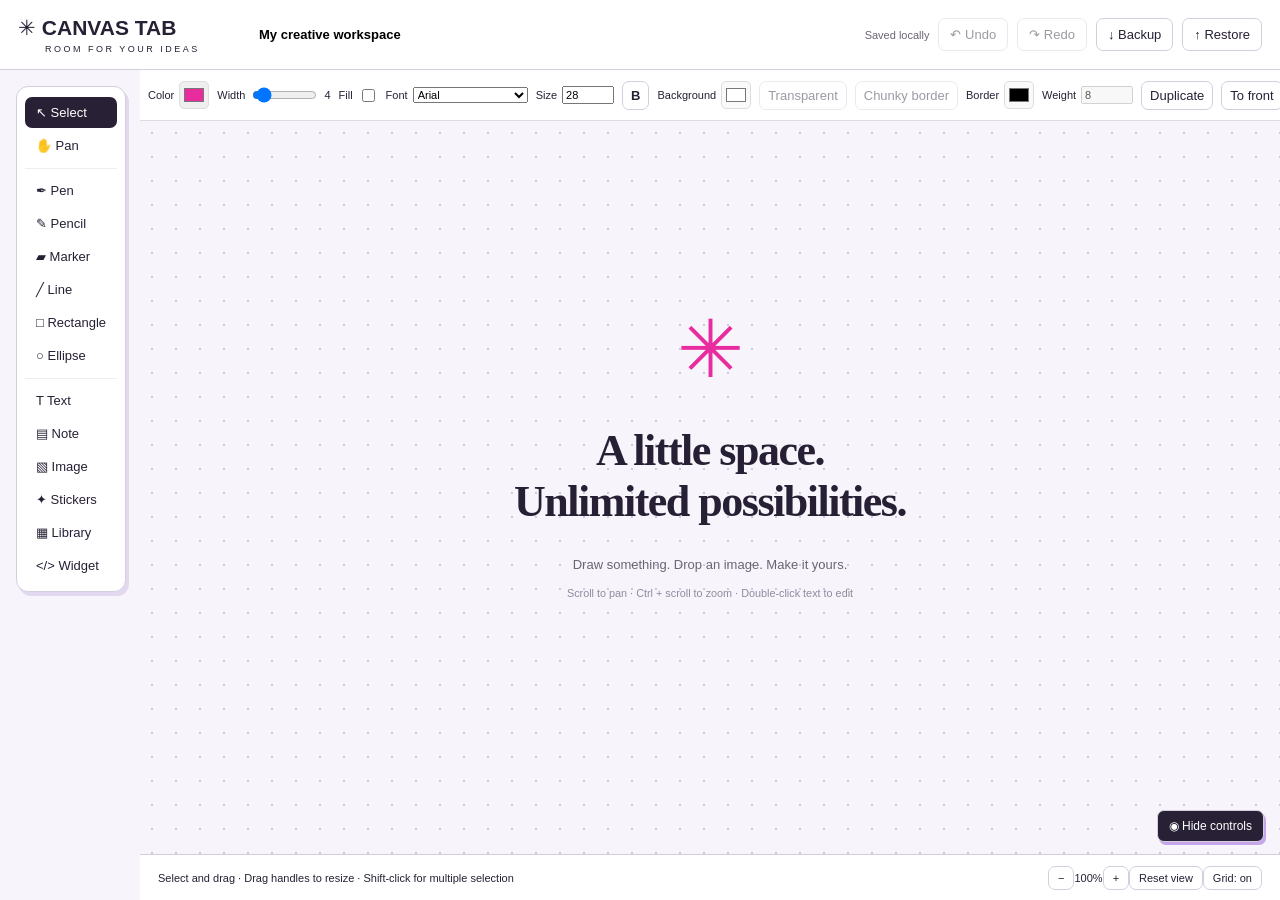
<file: index.html>
<!doctype html><html><head><meta charset="utf-8"><meta name="viewport" content="width=device-width,initial-scale=1"><title>Canvas Tab</title><link rel="stylesheet" href="style.css"></head><body><button id="toggleEditor" aria-label="Hide editor controls" aria-pressed="false" title="Toggle editor controls (Ctrl+Shift+H)">◉ Hide controls</button>
<header><div class="brand">✳ <b>CANVAS TAB</b><small>ROOM FOR YOUR IDEAS</small></div><input id="title" value="My creative workspace" aria-label="Board name"><span id="status">Ready</span><button id="undo" title="Ctrl+Z">↶ Undo</button><button id="redo">↷ Redo</button><button id="export">↓ Backup</button><button id="import">↑ Restore</button></header>
<aside><button data-tool="select" class="active">↖ Select</button><button data-tool="hand">✋ Pan</button><hr><button data-tool="pen">✒ Pen</button><button data-tool="pencil">✎ Pencil</button><button data-tool="marker">▰ Marker</button><button data-tool="line">╱ Line</button><button data-tool="rectangle">□ Rectangle</button><button data-tool="ellipse">○ Ellipse</button><hr><button id="text">T Text</button><button id="note">▤ Note</button><button id="image">▧ Image</button><button id="stickers">✦ Stickers</button><button id="library">▦ Library</button><button id="widget">&lt;/&gt; Widget</button></aside>
<section id="properties"><label>Color <input id="color" type="color" value="#e82b9d"></label><label>Width <input id="thickness" type="range" min="1" max="48" value="4"><output id="widthLabel">4</output></label><label>Fill <input id="fill" type="checkbox"></label><label>Font <select id="font"><option>Arial</option><option>Georgia</option><option>Verdana</option><option>Courier New</option><option>Trebuchet MS</option><option>Impact</option><option>Comic Sans MS</option></select></label><label>Size <input id="fontSize" type="number" min="8" max="300" value="28"></label><button id="bold"><b>B</b></button><label>Background <input id="moduleBg" type="color" value="#ffffff"></label><button id="clearModuleBg">Transparent</button><button id="imageBorder" aria-pressed="false" title="Apply to selected images, text, and notes">Chunky border</button><label>Border <input id="borderColor" type="color" value="#000000"></label><label>Weight <input id="borderWidth" type="number" min="2" max="32" value="8"></label><button id="duplicate">Duplicate</button><button id="front">To front</button><button id="back">To back</button><button id="edit">Edit</button><button id="delete">Delete</button><label>Board <input id="bg" type="color" value="#f7f5fb"></label></section>
<main id="viewport"><div id="world"></div><div id="empty"><span>✳</span><h1>A little space.<br>Unlimited possibilities.</h1><p>Draw something. Drop an image. Make it yours.</p><small>Scroll to pan · Ctrl + scroll to zoom · Double-click text to edit</small></div></main>
<footer><span id="hint">Select and drag · Drag handles to resize · Shift-click for multiple selection</span><div><button id="zoomOut">−</button><span id="zoom">100%</span><button id="zoomIn">+</button><button id="home">Reset view</button><button id="grid">Grid: on</button></div></footer>
<input id="files" type="file" accept="image/*" multiple hidden><input id="restoreFile" type="file" accept="application/json" hidden>
<dialog id="stickerDialog"><div class="dialogHead"><h2>Sticker drawer</h2><button data-close>×</button></div><input id="stickerSearch" placeholder="Search stars, hearts, animals…"><div id="stickerGrid"></div><p>Or upload your own transparent PNG, SVG, WebP, or GIF.</p><button id="uploadSticker">Upload stickers</button></dialog>
<dialog id="widgetDialog"><div class="dialogHead"><h2>Build a little widget</h2><button data-close>×</button></div><p>Self-contained HTML, CSS and JavaScript. Widgets run in an isolated sandbox.</p><label>HTML<textarea id="htmlCode" spellcheck="false"></textarea></label><label>CSS<textarea id="cssCode" spellcheck="false"></textarea></label><label>JavaScript<textarea id="jsCode" spellcheck="false"></textarea></label><button id="saveWidget">Add widget</button></dialog>
<dialog id="libraryDialog"><div class="dialogHead"><h2>Widget library</h2><button data-close>×</button></div><p>Ready-made containers. Every widget can be moved, resized, and duplicated.</p><div class="libraryCards"><button id="addActivity"><strong>▦ Activity tracker</strong><span>Count daily activities, rename labels, upload icons, and export or restore your tracker.</span></button><button id="addPlaylist"><strong>♫ Audio playlist</strong><span>Upload MP3 or WAV files. Play, seek, skip, and loop.</span></button><button id="addBookmarks"><strong>↗ Bookmarks &amp; links</strong><span>Your favorite sites with custom names and editable URLs.</span></button><button id="addChecklist"><strong>☑ Checklist</strong><span>A little list with editable tasks and saved checkboxes.</span></button><button id="addGallery"><strong>▧ Image gallery</strong><span>A slideshow container for your pictures.</span></button></div></dialog><input id="audioFiles" type="file" accept=".mp3,.wav,audio/mpeg,audio/wav,audio/x-wav" multiple hidden><input id="galleryFiles" type="file" accept="image/*" multiple hidden><script src="library.js"></script><script src="app.js"></script></body></html>
</file>
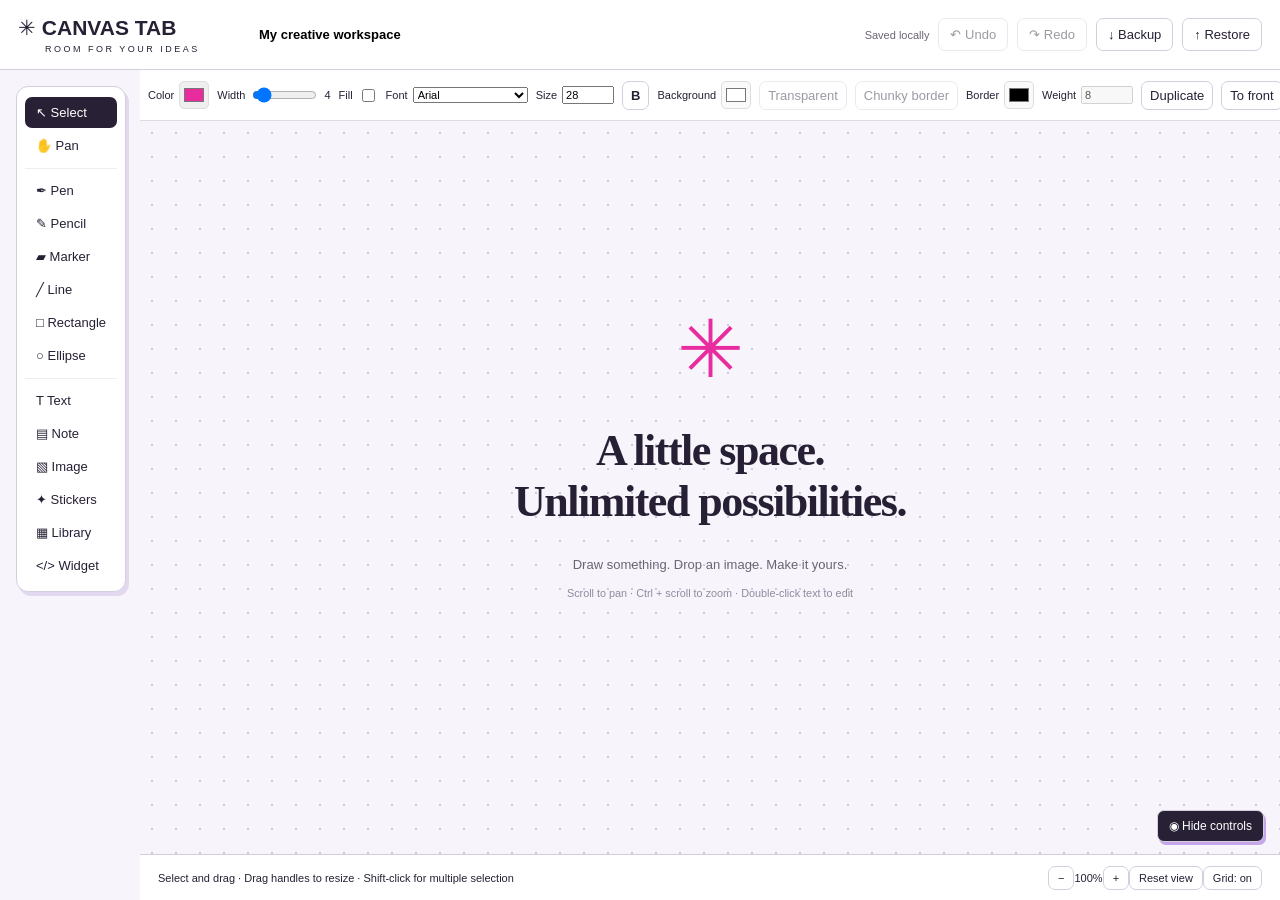
<file: canvas-tab/index.html>
<!doctype html><html><head><meta charset="utf-8"><meta name="viewport" content="width=device-width,initial-scale=1"><title>Canvas Tab</title><link rel="stylesheet" href="style.css"></head><body><button id="toggleEditor" aria-label="Hide editor controls" aria-pressed="false" title="Toggle editor controls (Ctrl+Shift+H)">◉ Hide controls</button>
<header><div class="brand">✳ <b>CANVAS TAB</b><small>ROOM FOR YOUR IDEAS</small></div><input id="title" value="My creative workspace" aria-label="Board name"><span id="status">Ready</span><button id="undo" title="Ctrl+Z">↶ Undo</button><button id="redo">↷ Redo</button><button id="export">↓ Backup</button><button id="import">↑ Restore</button></header>
<aside><button data-tool="select" class="active">↖ Select</button><button data-tool="hand">✋ Pan</button><hr><button data-tool="pen">✒ Pen</button><button data-tool="pencil">✎ Pencil</button><button data-tool="marker">▰ Marker</button><button data-tool="line">╱ Line</button><button data-tool="rectangle">□ Rectangle</button><button data-tool="ellipse">○ Ellipse</button><hr><button id="text">T Text</button><button id="note">▤ Note</button><button id="image">▧ Image</button><button id="stickers">✦ Stickers</button><button id="library">▦ Library</button><button id="widget">&lt;/&gt; Widget</button></aside>
<section id="properties"><label>Color <input id="color" type="color" value="#e82b9d"></label><label>Width <input id="thickness" type="range" min="1" max="48" value="4"><output id="widthLabel">4</output></label><label>Fill <input id="fill" type="checkbox"></label><label>Font <select id="font"><option>Arial</option><option>Georgia</option><option>Verdana</option><option>Courier New</option><option>Trebuchet MS</option><option>Impact</option><option>Comic Sans MS</option></select></label><label>Size <input id="fontSize" type="number" min="8" max="300" value="28"></label><button id="bold"><b>B</b></button><label>Background <input id="moduleBg" type="color" value="#ffffff"></label><button id="clearModuleBg">Transparent</button><button id="imageBorder" aria-pressed="false" title="Apply to selected images, text, and notes">Chunky border</button><label>Border <input id="borderColor" type="color" value="#000000"></label><label>Weight <input id="borderWidth" type="number" min="2" max="32" value="8"></label><button id="duplicate">Duplicate</button><button id="front">To front</button><button id="back">To back</button><button id="edit">Edit</button><button id="delete">Delete</button><label>Board <input id="bg" type="color" value="#f7f5fb"></label></section>
<main id="viewport"><div id="world"></div><div id="empty"><span>✳</span><h1>A little space.<br>Unlimited possibilities.</h1><p>Draw something. Drop an image. Make it yours.</p><small>Scroll to pan · Ctrl + scroll to zoom · Double-click text to edit</small></div></main>
<footer><span id="hint">Select and drag · Drag handles to resize · Shift-click for multiple selection</span><div><button id="zoomOut">−</button><span id="zoom">100%</span><button id="zoomIn">+</button><button id="home">Reset view</button><button id="grid">Grid: on</button></div></footer>
<input id="files" type="file" accept="image/*" multiple hidden><input id="restoreFile" type="file" accept="application/json" hidden>
<dialog id="stickerDialog"><div class="dialogHead"><h2>Sticker drawer</h2><button data-close>×</button></div><input id="stickerSearch" placeholder="Search stars, hearts, animals…"><div id="stickerGrid"></div><p>Or upload your own transparent PNG, SVG, WebP, or GIF.</p><button id="uploadSticker">Upload stickers</button></dialog>
<dialog id="widgetDialog"><div class="dialogHead"><h2>Build a little widget</h2><button data-close>×</button></div><p>Self-contained HTML, CSS and JavaScript. Widgets run in an isolated sandbox.</p><label>HTML<textarea id="htmlCode" spellcheck="false"></textarea></label><label>CSS<textarea id="cssCode" spellcheck="false"></textarea></label><label>JavaScript<textarea id="jsCode" spellcheck="false"></textarea></label><button id="saveWidget">Add widget</button></dialog>
<dialog id="libraryDialog"><div class="dialogHead"><h2>Widget library</h2><button data-close>×</button></div><p>Ready-made containers. Every widget can be moved, resized, and duplicated.</p><div class="libraryCards"><button id="addPlaylist"><strong>♫ Audio playlist</strong><span>Upload MP3 or WAV files. Play, seek, skip, and loop.</span></button><button id="addBookmarks"><strong>↗ Bookmarks &amp; links</strong><span>Your favorite sites with custom names and editable URLs.</span></button><button id="addChecklist"><strong>☑ Checklist</strong><span>A little list with editable tasks and saved checkboxes.</span></button><button id="addGallery"><strong>▧ Image gallery</strong><span>A slideshow container for your pictures.</span></button></div></dialog><input id="audioFiles" type="file" accept=".mp3,.wav,audio/mpeg,audio/wav,audio/x-wav" multiple hidden><input id="galleryFiles" type="file" accept="image/*" multiple hidden><script src="library.js"></script><script src="app.js"></script></body></html>
</file>
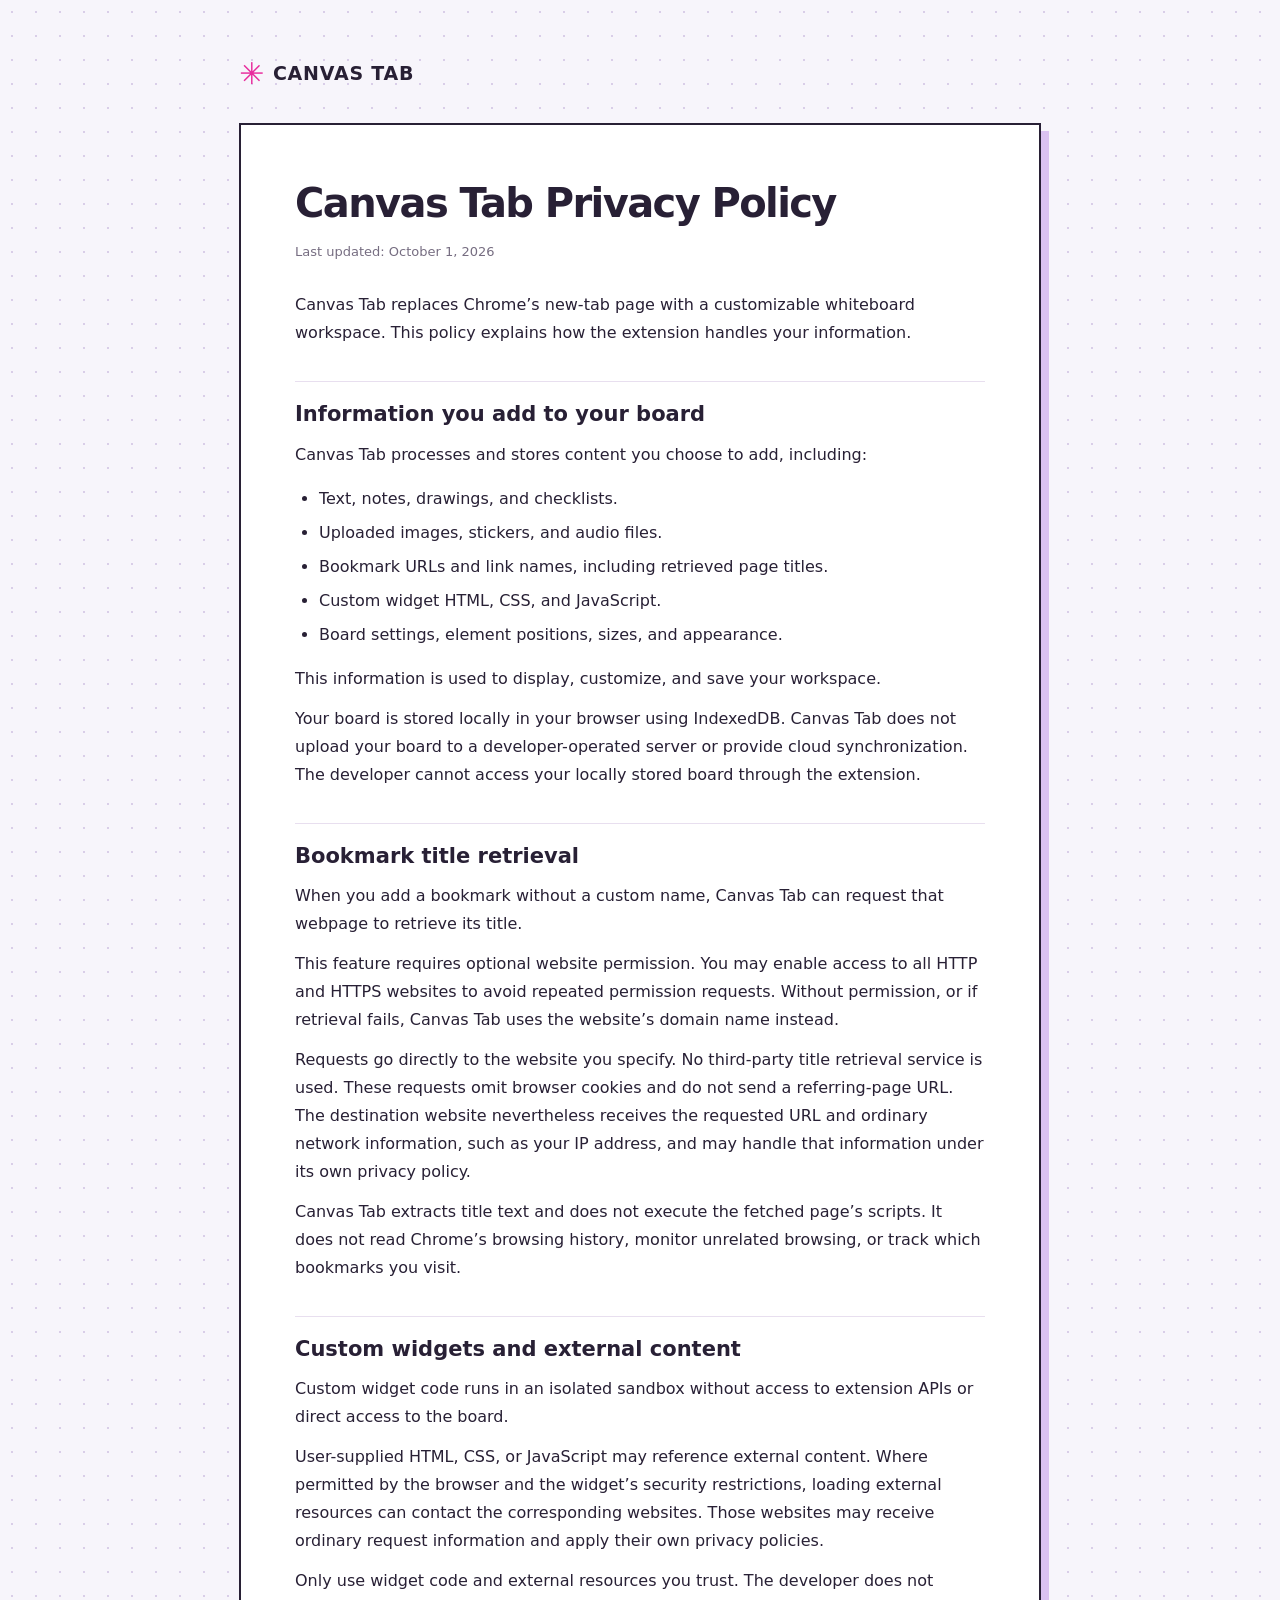
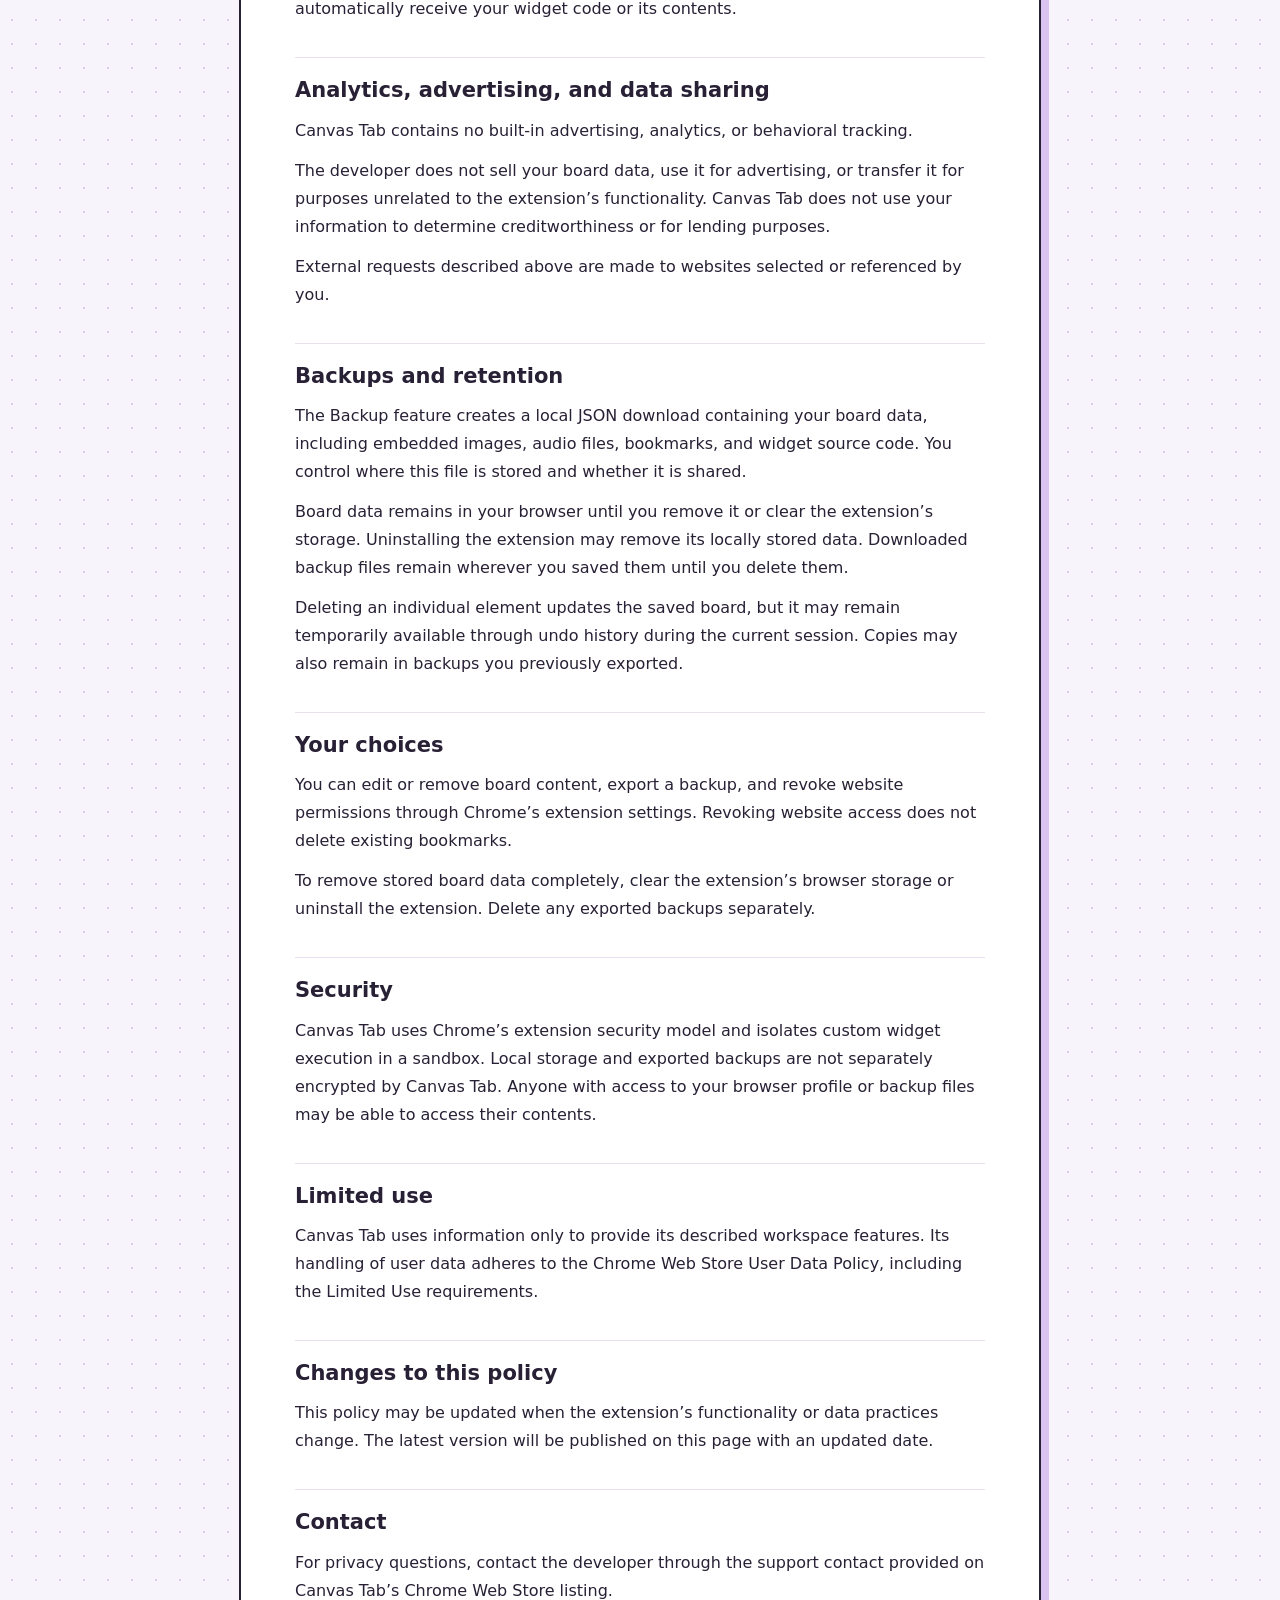
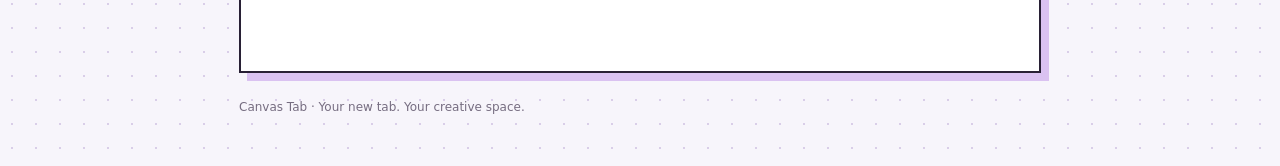
<file: privacy-policy.html>
<!doctype html><html lang="en"><head><meta charset="utf-8"><meta name="viewport" content="width=device-width,initial-scale=1"><meta name="description" content="Canvas Tab privacy policy: local board storage, bookmark title retrieval, permissions, and data handling."><title>Privacy Policy — Canvas Tab</title><style>
*{box-sizing:border-box}body{margin:0;background:#f7f5fb;background-image:radial-gradient(#d9cee8 1px,transparent 1px);background-size:24px 24px;color:#282035;font:16px/1.75 system-ui,-apple-system,BlinkMacSystemFont,"Segoe UI",sans-serif}.wrap{max-width:850px;margin:48px auto;padding:0 24px}.brand{font-size:19px;font-weight:800;letter-spacing:.04em;margin-bottom:22px}.brand span{color:#e82b9d;font-size:30px;vertical-align:middle;margin-right:8px}main{background:#fff;border:2px solid #282035;box-shadow:8px 8px 0 #dac2f1;padding:clamp(24px,5vw,54px)}h1{font-size:clamp(28px,5vw,40px);line-height:1.2;letter-spacing:-.04em;margin:0 0 14px}h2{font-size:21px;line-height:1.35;margin:34px 0 12px;padding-top:18px;border-top:1px solid #e8dfef}p{margin:12px 0}.date{font-size:13px;color:#766d81;margin-bottom:28px}ul{padding-left:24px}li{margin:6px 0}footer{font-size:12px;color:#766d81;margin:24px 0}@media(max-width:600px){.wrap{margin:24px auto;padding:0 16px}main{box-shadow:5px 5px 0 #dac2f1}}@media print{body{background:white}.wrap{margin:0;max-width:none}main{border:0;box-shadow:none;padding:0}h2{break-after:avoid}footer{display:none}}
</style></head><body><div class="wrap"><div class="brand"><span aria-hidden="true">✳</span>CANVAS TAB</div><main><h1>Canvas Tab Privacy Policy</h1><p class="date">Last updated: October 1, 2026</p><p>Canvas Tab replaces Chrome’s new-tab page with a customizable whiteboard workspace. This policy explains how the extension handles your information.</p>
<h2>Information you add to your board</h2><p>Canvas Tab processes and stores content you choose to add, including:</p><ul><li>Text, notes, drawings, and checklists.</li><li>Uploaded images, stickers, and audio files.</li><li>Bookmark URLs and link names, including retrieved page titles.</li><li>Custom widget HTML, CSS, and JavaScript.</li><li>Board settings, element positions, sizes, and appearance.</li></ul><p>This information is used to display, customize, and save your workspace.</p><p>Your board is stored locally in your browser using IndexedDB. Canvas Tab does not upload your board to a developer-operated server or provide cloud synchronization. The developer cannot access your locally stored board through the extension.</p>
<h2>Bookmark title retrieval</h2><p>When you add a bookmark without a custom name, Canvas Tab can request that webpage to retrieve its title.</p><p>This feature requires optional website permission. You may enable access to all HTTP and HTTPS websites to avoid repeated permission requests. Without permission, or if retrieval fails, Canvas Tab uses the website’s domain name instead.</p><p>Requests go directly to the website you specify. No third-party title retrieval service is used. These requests omit browser cookies and do not send a referring-page URL. The destination website nevertheless receives the requested URL and ordinary network information, such as your IP address, and may handle that information under its own privacy policy.</p><p>Canvas Tab extracts title text and does not execute the fetched page’s scripts. It does not read Chrome’s browsing history, monitor unrelated browsing, or track which bookmarks you visit.</p>
<h2>Custom widgets and external content</h2><p>Custom widget code runs in an isolated sandbox without access to extension APIs or direct access to the board.</p><p>User-supplied HTML, CSS, or JavaScript may reference external content. Where permitted by the browser and the widget’s security restrictions, loading external resources can contact the corresponding websites. Those websites may receive ordinary request information and apply their own privacy policies.</p><p>Only use widget code and external resources you trust. The developer does not automatically receive your widget code or its contents.</p>
<h2>Analytics, advertising, and data sharing</h2><p>Canvas Tab contains no built-in advertising, analytics, or behavioral tracking.</p><p>The developer does not sell your board data, use it for advertising, or transfer it for purposes unrelated to the extension’s functionality. Canvas Tab does not use your information to determine creditworthiness or for lending purposes.</p><p>External requests described above are made to websites selected or referenced by you.</p>
<h2>Backups and retention</h2><p>The Backup feature creates a local JSON download containing your board data, including embedded images, audio files, bookmarks, and widget source code. You control where this file is stored and whether it is shared.</p><p>Board data remains in your browser until you remove it or clear the extension’s storage. Uninstalling the extension may remove its locally stored data. Downloaded backup files remain wherever you saved them until you delete them.</p><p>Deleting an individual element updates the saved board, but it may remain temporarily available through undo history during the current session. Copies may also remain in backups you previously exported.</p>
<h2>Your choices</h2><p>You can edit or remove board content, export a backup, and revoke website permissions through Chrome’s extension settings. Revoking website access does not delete existing bookmarks.</p><p>To remove stored board data completely, clear the extension’s browser storage or uninstall the extension. Delete any exported backups separately.</p>
<h2>Security</h2><p>Canvas Tab uses Chrome’s extension security model and isolates custom widget execution in a sandbox. Local storage and exported backups are not separately encrypted by Canvas Tab. Anyone with access to your browser profile or backup files may be able to access their contents.</p>
<h2>Limited use</h2><p>Canvas Tab uses information only to provide its described workspace features. Its handling of user data adheres to the Chrome Web Store User Data Policy, including the Limited Use requirements.</p>
<h2>Changes to this policy</h2><p>This policy may be updated when the extension’s functionality or data practices change. The latest version will be published on this page with an updated date.</p>
<h2>Contact</h2><p>For privacy questions, contact the developer through the support contact provided on Canvas Tab’s Chrome Web Store listing.</p></main><footer>Canvas Tab · Your new tab. Your creative space.</footer></div></body></html>
</file>
<file: style.css>
*{box-sizing:border-box}body{margin:0;font:13px Arial,sans-serif;color:#272035;background:#f7f5fb;overflow:hidden}button,input,select,textarea{font:inherit}button{cursor:pointer;border:1px solid #d5cedf;background:#fff;border-radius:7px;padding:8px 11px;color:inherit}button:hover{background:#eee6ff}button.active{background:#282035;color:#fff;border-color:#282035}header{height:70px;display:flex;align-items:center;gap:9px;padding:12px 18px;background:#fff;border-bottom:1px solid #d5cedf;position:relative;z-index:4}.brand{font-size:21px;min-width:230px}.brand small{display:block;font:9px Arial;letter-spacing:2.5px;margin:4px 0 0 27px}#title{border:0;font-weight:bold;background:transparent;min-width:100px;flex:1}#status{font-size:11px;color:#6b6475;max-width:180px}aside{position:absolute;top:86px;left:16px;width:110px;z-index:4;background:#fff;padding:8px;border:1px solid #d5cedf;border-radius:12px;box-shadow:3px 4px 0 #e2d8ef}aside button{display:block;width:100%;text-align:left;border:0;margin:2px 0}hr{border:0;border-top:1px solid #eee}#properties{height:51px;position:relative;z-index:3;margin-left:140px;display:flex;gap:8px;align-items:center;padding:8px;background:#fff;border-bottom:1px solid #ddd;overflow:auto;white-space:nowrap}label{display:flex;align-items:center;gap:5px;font-size:11px}input[type=color]{width:30px;height:28px;padding:2px;border:1px solid #ddd;border-radius:5px}input[type=range]{width:65px}input[type=number]{width:52px}select{width:115px}#properties button{padding:6px 8px}#viewport{position:absolute;inset:121px 0 46px 140px;overflow:hidden;touch-action:none;background-image:radial-gradient(#cfc8dc 1px,transparent 1px);background-size:24px 24px}#world{position:absolute;transform-origin:0 0;width:1px;height:1px}#empty{pointer-events:none;position:absolute;left:50%;top:45%;transform:translate(-50%,-50%);text-align:center;min-width:400px}#empty>span{font-size:80px;color:#e82b9d}h1{font: bold 44px Georgia;letter-spacing:-1.5px}#empty p{color:#6b6475}#empty small{color:#91899d}footer{position:absolute;bottom:0;height:46px;left:140px;right:0;display:flex;justify-content:space-between;align-items:center;padding:5px 18px;border-top:1px solid #d5cedf;background:#fff;font-size:11px}footer button{padding:5px 9px}.item{position:absolute;user-select:none;outline:none}.content{width:100%;height:100%;overflow:hidden}.item img,.item svg,.item iframe{width:100%;height:100%;display:block;border:0}.item img{object-fit:fill;pointer-events:none}.text-content{white-space:pre-wrap;overflow-wrap:anywhere;padding:8px;height:100%;width:100%;overflow:auto;line-height:1.2}.text-content[contenteditable=true]{user-select:text;cursor:text}.note .content{box-shadow:3px 5px 10px #21162f15}.selected{outline:2px solid #9455eb}.handle{position:absolute;width:10px;height:10px;background:white;border:2px solid #9455eb;z-index:10}.handle.nw{left:-5px;top:-5px;cursor:nwse-resize}.handle.ne{right:-5px;top:-5px;cursor:nesw-resize}.handle.sw{left:-5px;bottom:-5px;cursor:nesw-resize}.handle.se{right:-5px;bottom:-5px;cursor:nwse-resize}.handle.n{top:-5px;left:calc(50% - 5px);cursor:ns-resize}.handle.s{bottom:-5px;left:calc(50% - 5px);cursor:ns-resize}.handle.w{left:-5px;top:calc(50% - 5px);cursor:ew-resize}.handle.e{right:-5px;top:calc(50% - 5px);cursor:ew-resize}.widget .content{background:white;border:1px solid #ccc;border-radius:7px}.widget-label{position:absolute;top:-23px;left:0;background:#282035;color:white;padding:4px 7px;font-size:10px;cursor:move;border-radius:4px}.widget iframe{pointer-events:none}.widget.interactive iframe{pointer-events:auto}dialog{border:1px solid #d5cedf;border-radius:15px;box-shadow:7px 7px 0 #9d71d533;padding:24px;width:560px;max-height:85vh;overflow:auto}dialog::backdrop{background:#21172b66}.dialogHead{display:flex;justify-content:space-between;align-items:center}h2{font:24px Georgia;margin:0 0 15px}dialog p{color:#766d81;line-height:1.5}dialog label{display:block;font-weight:bold;margin:12px 0}textarea{display:block;width:100%;height:100px;margin-top:5px;padding:10px;background:#f7f5fb;border:1px solid #d5cedf;font:12px monospace;border-radius:6px}#stickerSearch{width:100%;padding:10px;border:1px solid #ddd}#stickerGrid{display:grid;grid-template-columns:repeat(7,1fr);gap:7px;margin-top:15px}#stickerGrid button{font-size:30px}#saveWidget{background:#282035;color:white} @media(max-width:1100px){.brand{min-width:170px;font-size:17px}.brand small{font-size:8px}#hint{max-width:350px}header button{padding:7px}}
.libraryCards{display:grid;gap:12px}.libraryCards button{text-align:left;padding:18px;background:#f7f0ff}.libraryCards strong{display:block;font-size:18px;margin-bottom:8px}.libraryCards span{display:block;color:#766d81;line-height:1.5}.native-container{height:100%;width:100%;background:#fff;border:2px solid #352445;border-radius:12px;display:flex;flex-direction:column;overflow:hidden;box-shadow:4px 4px 0 #c5a7e9}.container-title{padding:12px 16px;background:#eedaff;font-weight:bold;cursor:move;border-bottom:1px solid #c5a7e9;flex-shrink:0;white-space:nowrap;overflow:hidden;text-overflow:ellipsis}.container-controls{padding:12px;overflow:auto;flex:1;user-select:text;min-height:0}.container-controls audio{width:100%;height:38px;margin:8px 0}.now-playing{font-size:12px;font-weight:bold;overflow:hidden;text-overflow:ellipsis;white-space:nowrap}.transport{display:flex;gap:6px;align-items:center;flex-wrap:wrap;margin:8px 0}.transport button{font-size:11px;padding:6px}.track-list{max-height:150px;overflow:auto;margin-bottom:8px}.track-row{display:flex;gap:4px;margin:4px 0}.track-row button:first-child{flex:1;min-width:0;text-align:left;overflow:hidden;text-overflow:ellipsis;white-space:nowrap}.track-row .playing{background:#eedaff;border-color:#9455eb}.task-row{display:flex;align-items:center;gap:6px;margin-bottom:7px}.task-row input:not([type=checkbox]){width:100%;min-width:0;border:0;background:#f7f5fb;padding:7px}.task-row.completed input:not([type=checkbox]){text-decoration:line-through;color:#9b91a8}.container-controls>input{padding:8px;max-width:100%;margin:8px 0;border:1px solid #d5cedf;border-radius:6px}.gallery-picture{height:calc(100% - 115px)!important;min-height:80px;object-fit:contain!important;background:#f7f5fb;margin-bottom:8px}

#toggleEditor{position:fixed;right:16px;bottom:58px;z-index:20;background:#282035;color:#fff;box-shadow:2px 3px 0 #c5a7e9;font-size:12px}body.clean-view header,body.clean-view aside,body.clean-view #properties,body.clean-view footer{display:none}body.clean-view #viewport{inset:0}body.clean-view #toggleEditor{bottom:16px}body.clean-view .handle,body.clean-view .widget-label{display:none}body.clean-view .selected{outline:none}body.clean-view .widget iframe{pointer-events:auto}body.clean-view .container-title{cursor:default}

.chunky-image .content{border-radius:0;background:#fff;overflow:hidden}.chunky-image img{object-fit:fill}button:disabled{cursor:default;opacity:.45}

.bookmark-list{display:grid;gap:8px;margin-bottom:12px}.bookmark-row{padding:10px;background:#f7f0ff;border:1px solid #dfcdee;border-radius:7px}.bookmark-row>a{display:block;color:#63329b;font-weight:bold;overflow-wrap:anywhere;text-decoration:none;padding:3px 0 8px}.bookmark-row>a:hover{text-decoration:underline}.bookmark-actions{display:flex;gap:5px}.bookmark-actions button{padding:4px 7px;font-size:10px}.bookmark-form{display:grid;grid-template-columns:1fr auto;gap:7px}.bookmark-form input{grid-column:1/-1;min-width:0;width:100%;padding:9px;border:1px solid #d5cedf;border-radius:6px}.bookmark-feedback{grid-column:1/-1;color:#a02e61;font-size:11px}.bookmark-empty{color:#766d81;font-size:12px;line-height:1.5}

.bookmark-mode-bar{display:flex;justify-content:flex-end;margin-bottom:8px}.bookmark-mode-bar button{font-size:11px;padding:5px 9px}.bookmarks-view{padding:8px 10px}.bookmarks-view .bookmark-list{gap:0;margin:0}.bookmarks-view .bookmark-row{border:0;border-bottom:1px solid #e9dfef;border-radius:0;padding:0;background:transparent}.bookmarks-view .bookmark-row:last-child{border-bottom:0}.bookmarks-view .bookmark-row>a{font-size:12px;line-height:1.3;font-weight:500;padding:7px 3px;white-space:nowrap;overflow:hidden;text-overflow:ellipsis}.bookmarks-view .bookmark-row>a:hover{background:#f7f0ff}

.bookmark-access{padding:9px;background:#f7f0ff;border:1px solid #dfcdee;border-radius:7px;margin:10px 0;display:grid;gap:7px}.bookmark-access span{font-size:10px;line-height:1.4;color:#766d81}.bookmark-access button{font-size:11px}

.text-drag-label{position:absolute;top:-24px;left:0;background:#282035;color:white;padding:4px 8px;font-size:10px;border-radius:4px;cursor:move;white-space:nowrap}.text-content[contenteditable=true]{outline:2px dashed #9455eb;outline-offset:-2px}body.clean-view .text-drag-label{display:none}

.activity-controls{background:#faf7ff}.activity-date{color:#655d73;font-size:12px;margin-bottom:10px}.activity-toolbar{display:flex;flex-wrap:wrap;gap:6px;margin-bottom:12px}.activity-toolbar button{font-size:11px;background:#fff}.activity-grid{display:grid;grid-template-columns:repeat(auto-fit,minmax(130px,1fr));gap:10px}.activity-tile{background:white;border:1px solid #d8cce6;border-radius:16px;overflow:hidden;box-shadow:0 4px 12px #3c285510}.activity-count-button{position:relative;width:100%;min-height:140px;border:0;border-radius:0;display:flex;flex-direction:column;justify-content:center;align-items:center;gap:10px;padding:20px 8px 10px}.activity-count-button:hover{background:#f0e8ff}.activity-icon{font-size:42px}.activity-count-button img{width:62px;height:62px;object-fit:contain;pointer-events:none}.activity-name{font-size:11px;font-weight:bold;overflow-wrap:anywhere}.activity-badge{position:absolute;right:7px;top:7px;background:#c91482;color:white;border-radius:20px;padding:3px 7px;font-size:11px}.activity-actions{display:flex;justify-content:center;gap:4px;padding:5px}.activity-actions button{font-size:10px;padding:4px 6px}.activity-summary{text-align:center;font-size:12px;color:#655d73}
</file>
<file: canvas-tab/style.css>
*{box-sizing:border-box}body{margin:0;font:13px Arial,sans-serif;color:#272035;background:#f7f5fb;overflow:hidden}button,input,select,textarea{font:inherit}button{cursor:pointer;border:1px solid #d5cedf;background:#fff;border-radius:7px;padding:8px 11px;color:inherit}button:hover{background:#eee6ff}button.active{background:#282035;color:#fff;border-color:#282035}header{height:70px;display:flex;align-items:center;gap:9px;padding:12px 18px;background:#fff;border-bottom:1px solid #d5cedf;position:relative;z-index:4}.brand{font-size:21px;min-width:230px}.brand small{display:block;font:9px Arial;letter-spacing:2.5px;margin:4px 0 0 27px}#title{border:0;font-weight:bold;background:transparent;min-width:100px;flex:1}#status{font-size:11px;color:#6b6475;max-width:180px}aside{position:absolute;top:86px;left:16px;width:110px;z-index:4;background:#fff;padding:8px;border:1px solid #d5cedf;border-radius:12px;box-shadow:3px 4px 0 #e2d8ef}aside button{display:block;width:100%;text-align:left;border:0;margin:2px 0}hr{border:0;border-top:1px solid #eee}#properties{height:51px;position:relative;z-index:3;margin-left:140px;display:flex;gap:8px;align-items:center;padding:8px;background:#fff;border-bottom:1px solid #ddd;overflow:auto;white-space:nowrap}label{display:flex;align-items:center;gap:5px;font-size:11px}input[type=color]{width:30px;height:28px;padding:2px;border:1px solid #ddd;border-radius:5px}input[type=range]{width:65px}input[type=number]{width:52px}select{width:115px}#properties button{padding:6px 8px}#viewport{position:absolute;inset:121px 0 46px 140px;overflow:hidden;touch-action:none;background-image:radial-gradient(#cfc8dc 1px,transparent 1px);background-size:24px 24px}#world{position:absolute;transform-origin:0 0;width:1px;height:1px}#empty{pointer-events:none;position:absolute;left:50%;top:45%;transform:translate(-50%,-50%);text-align:center;min-width:400px}#empty>span{font-size:80px;color:#e82b9d}h1{font: bold 44px Georgia;letter-spacing:-1.5px}#empty p{color:#6b6475}#empty small{color:#91899d}footer{position:absolute;bottom:0;height:46px;left:140px;right:0;display:flex;justify-content:space-between;align-items:center;padding:5px 18px;border-top:1px solid #d5cedf;background:#fff;font-size:11px}footer button{padding:5px 9px}.item{position:absolute;user-select:none;outline:none}.content{width:100%;height:100%;overflow:hidden}.item img,.item svg,.item iframe{width:100%;height:100%;display:block;border:0}.item img{object-fit:fill;pointer-events:none}.text-content{white-space:pre-wrap;overflow-wrap:anywhere;padding:8px;height:100%;width:100%;overflow:auto;line-height:1.2}.text-content[contenteditable=true]{user-select:text;cursor:text}.note .content{box-shadow:3px 5px 10px #21162f15}.selected{outline:2px solid #9455eb}.handle{position:absolute;width:10px;height:10px;background:white;border:2px solid #9455eb;z-index:10}.handle.nw{left:-5px;top:-5px;cursor:nwse-resize}.handle.ne{right:-5px;top:-5px;cursor:nesw-resize}.handle.sw{left:-5px;bottom:-5px;cursor:nesw-resize}.handle.se{right:-5px;bottom:-5px;cursor:nwse-resize}.handle.n{top:-5px;left:calc(50% - 5px);cursor:ns-resize}.handle.s{bottom:-5px;left:calc(50% - 5px);cursor:ns-resize}.handle.w{left:-5px;top:calc(50% - 5px);cursor:ew-resize}.handle.e{right:-5px;top:calc(50% - 5px);cursor:ew-resize}.widget .content{background:white;border:1px solid #ccc;border-radius:7px}.widget-label{position:absolute;top:-23px;left:0;background:#282035;color:white;padding:4px 7px;font-size:10px;cursor:move;border-radius:4px}.widget iframe{pointer-events:none}.widget.interactive iframe{pointer-events:auto}dialog{border:1px solid #d5cedf;border-radius:15px;box-shadow:7px 7px 0 #9d71d533;padding:24px;width:560px;max-height:85vh;overflow:auto}dialog::backdrop{background:#21172b66}.dialogHead{display:flex;justify-content:space-between;align-items:center}h2{font:24px Georgia;margin:0 0 15px}dialog p{color:#766d81;line-height:1.5}dialog label{display:block;font-weight:bold;margin:12px 0}textarea{display:block;width:100%;height:100px;margin-top:5px;padding:10px;background:#f7f5fb;border:1px solid #d5cedf;font:12px monospace;border-radius:6px}#stickerSearch{width:100%;padding:10px;border:1px solid #ddd}#stickerGrid{display:grid;grid-template-columns:repeat(7,1fr);gap:7px;margin-top:15px}#stickerGrid button{font-size:30px}#saveWidget{background:#282035;color:white} @media(max-width:1100px){.brand{min-width:170px;font-size:17px}.brand small{font-size:8px}#hint{max-width:350px}header button{padding:7px}}
.libraryCards{display:grid;gap:12px}.libraryCards button{text-align:left;padding:18px;background:#f7f0ff}.libraryCards strong{display:block;font-size:18px;margin-bottom:8px}.libraryCards span{display:block;color:#766d81;line-height:1.5}.native-container{height:100%;width:100%;background:#fff;border:2px solid #352445;border-radius:12px;display:flex;flex-direction:column;overflow:hidden;box-shadow:4px 4px 0 #c5a7e9}.container-title{padding:12px 16px;background:#eedaff;font-weight:bold;cursor:move;border-bottom:1px solid #c5a7e9;flex-shrink:0;white-space:nowrap;overflow:hidden;text-overflow:ellipsis}.container-controls{padding:12px;overflow:auto;flex:1;user-select:text;min-height:0}.container-controls audio{width:100%;height:38px;margin:8px 0}.now-playing{font-size:12px;font-weight:bold;overflow:hidden;text-overflow:ellipsis;white-space:nowrap}.transport{display:flex;gap:6px;align-items:center;flex-wrap:wrap;margin:8px 0}.transport button{font-size:11px;padding:6px}.track-list{max-height:150px;overflow:auto;margin-bottom:8px}.track-row{display:flex;gap:4px;margin:4px 0}.track-row button:first-child{flex:1;min-width:0;text-align:left;overflow:hidden;text-overflow:ellipsis;white-space:nowrap}.track-row .playing{background:#eedaff;border-color:#9455eb}.task-row{display:flex;align-items:center;gap:6px;margin-bottom:7px}.task-row input:not([type=checkbox]){width:100%;min-width:0;border:0;background:#f7f5fb;padding:7px}.task-row.completed input:not([type=checkbox]){text-decoration:line-through;color:#9b91a8}.container-controls>input{padding:8px;max-width:100%;margin:8px 0;border:1px solid #d5cedf;border-radius:6px}.gallery-picture{height:calc(100% - 115px)!important;min-height:80px;object-fit:contain!important;background:#f7f5fb;margin-bottom:8px}

#toggleEditor{position:fixed;right:16px;bottom:58px;z-index:20;background:#282035;color:#fff;box-shadow:2px 3px 0 #c5a7e9;font-size:12px}body.clean-view header,body.clean-view aside,body.clean-view #properties,body.clean-view footer{display:none}body.clean-view #viewport{inset:0}body.clean-view #toggleEditor{bottom:16px}body.clean-view .handle,body.clean-view .widget-label{display:none}body.clean-view .selected{outline:none}body.clean-view .widget iframe{pointer-events:auto}body.clean-view .container-title{cursor:default}

.chunky-image .content{border-radius:0;background:#fff;overflow:hidden}.chunky-image img{object-fit:fill}button:disabled{cursor:default;opacity:.45}

.bookmark-list{display:grid;gap:8px;margin-bottom:12px}.bookmark-row{padding:10px;background:#f7f0ff;border:1px solid #dfcdee;border-radius:7px}.bookmark-row>a{display:block;color:#63329b;font-weight:bold;overflow-wrap:anywhere;text-decoration:none;padding:3px 0 8px}.bookmark-row>a:hover{text-decoration:underline}.bookmark-actions{display:flex;gap:5px}.bookmark-actions button{padding:4px 7px;font-size:10px}.bookmark-form{display:grid;grid-template-columns:1fr auto;gap:7px}.bookmark-form input{grid-column:1/-1;min-width:0;width:100%;padding:9px;border:1px solid #d5cedf;border-radius:6px}.bookmark-feedback{grid-column:1/-1;color:#a02e61;font-size:11px}.bookmark-empty{color:#766d81;font-size:12px;line-height:1.5}

.bookmark-mode-bar{display:flex;justify-content:flex-end;margin-bottom:8px}.bookmark-mode-bar button{font-size:11px;padding:5px 9px}.bookmarks-view{padding:8px 10px}.bookmarks-view .bookmark-list{gap:0;margin:0}.bookmarks-view .bookmark-row{border:0;border-bottom:1px solid #e9dfef;border-radius:0;padding:0;background:transparent}.bookmarks-view .bookmark-row:last-child{border-bottom:0}.bookmarks-view .bookmark-row>a{font-size:12px;line-height:1.3;font-weight:500;padding:7px 3px;white-space:nowrap;overflow:hidden;text-overflow:ellipsis}.bookmarks-view .bookmark-row>a:hover{background:#f7f0ff}

.bookmark-access{padding:9px;background:#f7f0ff;border:1px solid #dfcdee;border-radius:7px;margin:10px 0;display:grid;gap:7px}.bookmark-access span{font-size:10px;line-height:1.4;color:#766d81}.bookmark-access button{font-size:11px}

.text-drag-label{position:absolute;top:-24px;left:0;background:#282035;color:white;padding:4px 8px;font-size:10px;border-radius:4px;cursor:move;white-space:nowrap}.text-content[contenteditable=true]{outline:2px dashed #9455eb;outline-offset:-2px}body.clean-view .text-drag-label{display:none}
</file>
